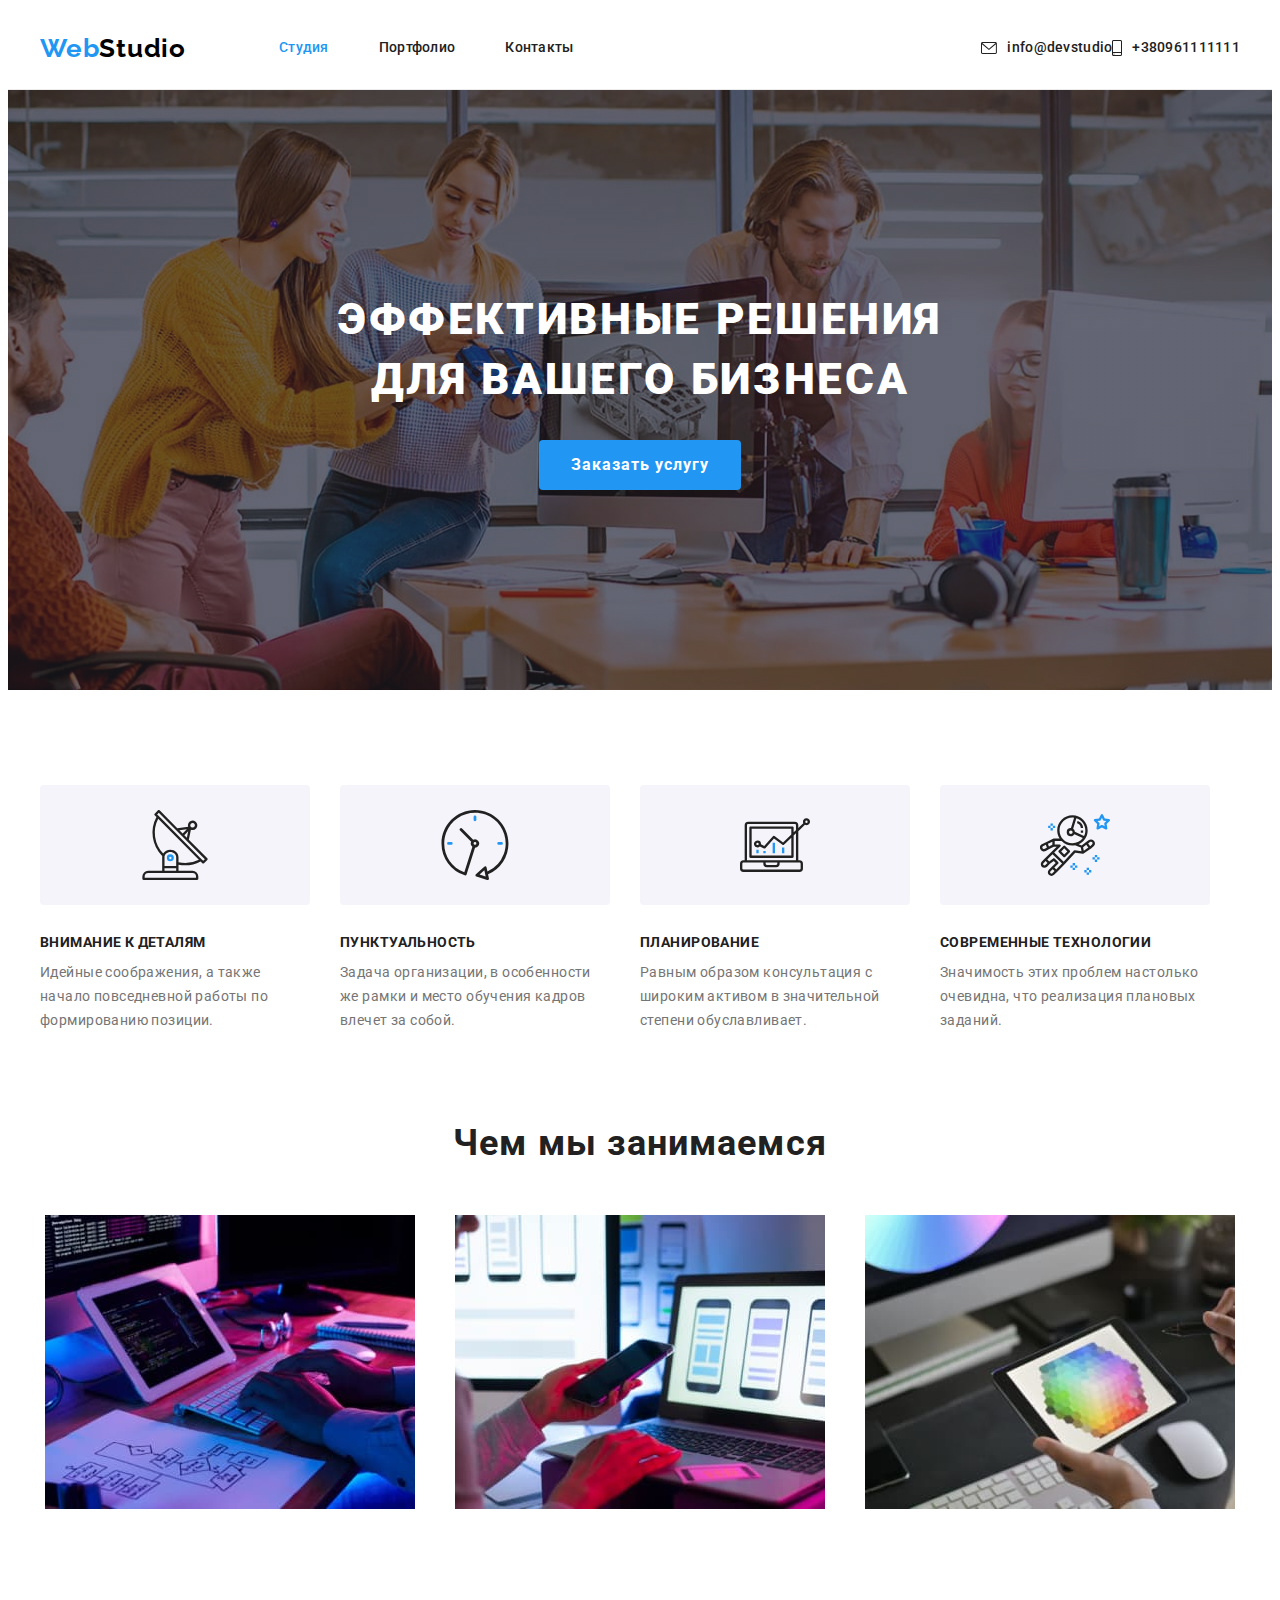
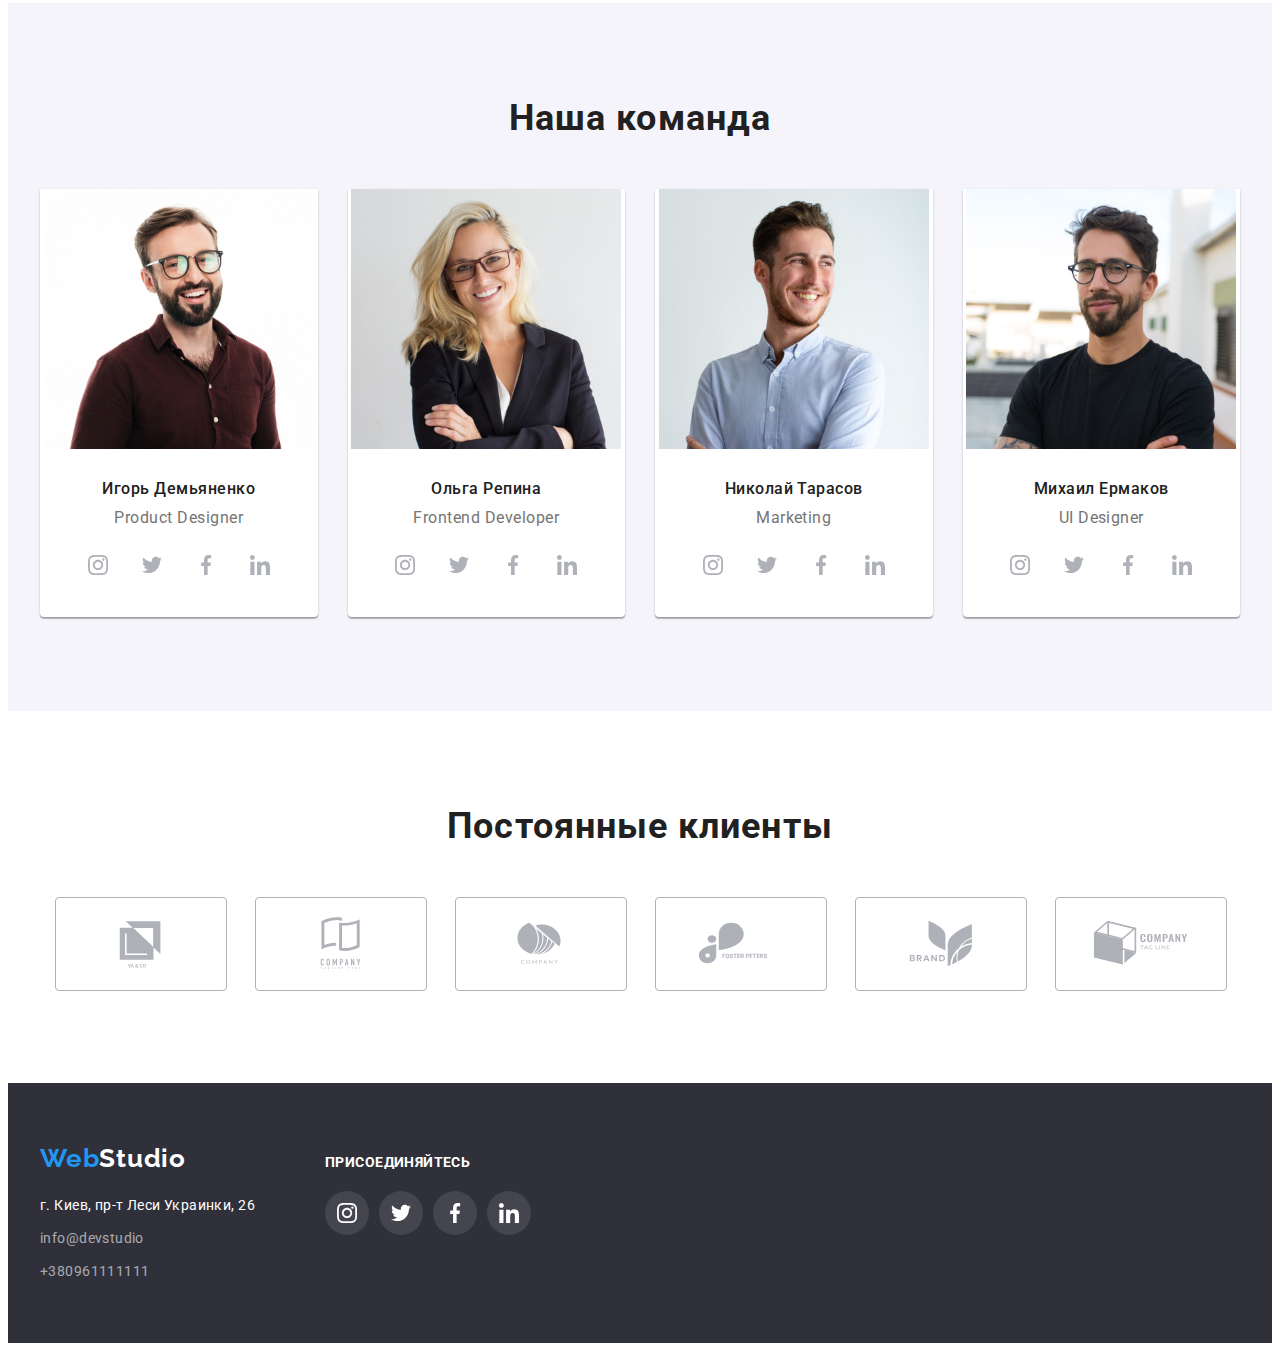
<file: index.html>
<!DOCTYPE html>
<html lang="ru">
  <head>
    <meta charset="UTF-8" />
    <meta http-equiv="X-UA-Compatible" content="IE=edge" />
    <meta name="viewport" content="width=device-width, initial-scale=1.0" />
    <link rel="preconnect" href="https://fonts.googleapis.com" />
    <link rel="preconnect" href="https://fonts.gstatic.com" crossorigin />
    <link
      href="https://fonts.googleapis.com/css2?family=Raleway:wght@700&family=Roboto:wght@400;500;700;900&display=swap"
      rel="stylesheet"
    />
    <title>WebStudio</title>
    <link
      rel="stylesheet"
      href="https://cdnjs.cloudflare.com/ajax/libs/modern-normalize/1.1.0/modern-normalize.min.css"
      integrity="sha512-wpPYUAdjBVSE4KJnH1VR1HeZfpl1ub8YT/NKx4PuQ5NmX2tKuGu6U/JRp5y+Y8XG2tV+wKQpNHVUX03MfMFn9Q=="
      crossorigin="anonymous"
      referrerpolicy="no-referrer"
    />
    <link rel="stylesheet" href="./css/styles.css" />
  </head>
  <body>
    <!----------------------header-->
    <header class="header">
      <div class="container">
        <a class="header-logo link logo" href="/" lang="en"
          ><span class="color-logo">Web</span>Studio</a
        >
        <nav class="header-nav">
          <ul class="header-list list">
            <li class="header-item">
              <a href="" class="header-link link current">Студия</a>
            </li>
            <li class="header-item">
              <a href="./portfolio.html" class="header-link link">Портфолио</a>
            </li>
            <li class="header-item">
              <a href="" class="header-link link">Контакты</a>
            </li>
          </ul>
        </nav>

        <ul class="header-contacts list">
          <li class="header-contacts-link">
            <a
              href="mailto:info@devstudio"
              class="header-contacts-email header-link link"
            >
              <svg class="header-icons" width="16" height="12">
                <use href="./images/icons.svg#icon-tel"></use>
              </svg>
              info@devstudio</a
            >
          </li>
          <li class="header-contacts-link">
            <a
              href="tel:+380961111111"
              class="header-contacts-tel header-link link"
            >
              <svg class="header-icons" width="10" height="16">
                <use href="./images/icons.svg#icon-smartphone"></use>
              </svg>
              +380961111111</a
            >
          </li>
        </ul>
      </div>
    </header>

    <!---------------------------------main-->
    <main>
      <!-------------------------------hero-->
      <section class="hero">
        <div class="container">
          <h1 class="hero-title">Эффективные решения для вашего бизнеса</h1>
          <button type="button" onclick="" class="hero-btn hero-btn-text">
            Заказать услугу
          </button>
        </div>
      </section>

      <!-------------------------------properties-->
      <section class="properties">
        <div class="container">
          <h2 class="visually-hidden">Особенности</h2>
          <ul class="properties-list list">
            <li class="properties-item">
              <h3 class="properties-title">Внимание к деталям</h3>
              <p class="properties-text text">
                Идейные соображения, а также начало повседневной работы по
                формированию позиции.
              </p>
            </li>

            <li class="properties-item">
              <h3 class="properties-title">Пунктуальность</h3>
              <p class="properties-text text">
                Задача организации, в особенности же рамки и место обучения
                кадров влечет за собой.
              </p>
            </li>

            <li class="properties-item">
              <h3 class="properties-title">Планирование</h3>
              <p class="properties-text text">
                Равным образом консультация с широким активом в значительной
                степени обуславливает.
              </p>
            </li>

            <li class="properties-item">
              <h3 class="properties-title">Современные технологии</h3>
              <p class="properties-text text">
                Значимость этих проблем настолько очевидна, что реализация
                плановых заданий.
              </p>
            </li>
          </ul>
        </div>
      </section>

      <!-----------------------------------work-->
      <section class="work">
        <div class="container">
          <h2 class="work-title title">Чем мы занимаемся</h2>
          <ul class="work-list list">
            <li class="work-item">
              <img
                src="./images/box1.jpg"
                width="370"
                alt="руки печатают на клавиатуре"
              />
            </li>
            <li class="work-item">
              <img
                src="./images/box2.jpg"
                width="370"
                alt="руки, ноутбук, в одной руке телефон"
              />
            </li>
            <li class="work-item">
              <img
                src="./images/box3.jpg"
                width="370"
                alt="в руках девушки планшет, на планшете отображается цветовая схема"
              />
            </li>
          </ul>
        </div>
      </section>

      <!---------------------------------------our team-->
      <section class="team">
        <div class="container">
          <h2 class="our-team-title title">Наша команда</h2>
          <ul class="team-list list">
            <li class="team-item">
              <img
                src="./images/img-3.jpg"
                width="270"
                alt="фото Игорь Демьяненко"
              />
              <div class="team-title-text">
                <h3 class="team-title">Игорь Демьяненко</h3>
                <p lang="en" class="team-text">Product Designer</p>
                <ul class="team-social-list list">
                  <li class="team-social-item">
                    <a href="" class="team-social-link link">
                      <svg class="team-social-icon" width="20" height="20">
                        <use href="./images/icons.svg#icon-instagram"></use>
                      </svg>
                    </a>
                  </li>
                  <li class="team-social-item">
                    <a href="" class="team-social-link link">
                      <svg class="team-social-icon" width="20" height="20">
                        <use href="./images/icons.svg#icon-twitter"></use>
                      </svg>
                    </a>
                  </li>
                  <li class="team-social-item">
                    <a href="" class="team-social-link link">
                      <svg class="team-social-icon" width="20" height="20">
                        <use href="./images/icons.svg#icon-facebook"></use>
                      </svg>
                    </a>
                  </li>
                  <li class="team-social-item">
                    <a href="" class="team-social-link link">
                      <svg class="team-social-icon" width="20" height="20">
                        <use href="./images/icons.svg#icon-linkedin"></use>
                      </svg>
                    </a>
                  </li>
                </ul>
              </div>
            </li>

            <li class="team-item">
              <img
                src="./images/img-2(1).jpg"
                width="270"
                alt="фото Ольга Репина"
              />
              <div class="team-title-text">
                <h3 class="team-title">Ольга Репина</h3>
                <p lang="en" class="team-text">Frontend Developer</p>
                <ul class="team-social-list list">
                  <li class="team-social-item">
                    <a href="" class="team-social-link link">
                      <svg class="team-social-icon" width="20" height="20">
                        <use href="./images/icons.svg#icon-instagram"></use>
                      </svg>
                    </a>
                  </li>
                  <li class="team-social-item">
                    <a href="" class="team-social-link link">
                      <svg class="team-social-icon" width="20" height="20">
                        <use href="./images/icons.svg#icon-twitter"></use>
                      </svg>
                    </a>
                  </li>
                  <li class="team-social-item">
                    <a href="" class="team-social-link link">
                      <svg class="team-social-icon" width="20" height="20">
                        <use href="./images/icons.svg#icon-facebook"></use>
                      </svg>
                    </a>
                  </li>
                  <li class="team-social-item">
                    <a href="" class="team-social-link link">
                      <svg class="team-social-icon" width="20" height="20">
                        <use href="./images/icons.svg#icon-linkedin"></use>
                      </svg>
                    </a>
                  </li>
                </ul>
              </div>
            </li>

            <li class="team-item">
              <img
                src="./images/img-1(1).jpg"
                width="270"
                alt="фото Николай Тарасов"
              />
              <div class="team-title-text">
                <h3 class="team-title">Николай Тарасов</h3>
                <p lang="en" class="team-text">Marketing</p>
                <ul class="team-social-list list">
                  <li class="team-social-item">
                    <a href="" class="team-social-link link">
                      <svg class="team-social-icon" width="20" height="20">
                        <use href="./images/icons.svg#icon-instagram"></use>
                      </svg>
                    </a>
                  </li>
                  <li class="team-social-item">
                    <a href="" class="team-social-link link">
                      <svg class="team-social-icon" width="20" height="20">
                        <use href="./images/icons.svg#icon-twitter"></use>
                      </svg>
                    </a>
                  </li>
                  <li class="team-social-item">
                    <a href="" class="team-social-link link">
                      <svg class="team-social-icon" width="20" height="20">
                        <use href="./images/icons.svg#icon-facebook"></use>
                      </svg>
                    </a>
                  </li>
                  <li class="team-social-item">
                    <a href="" class="team-social-link link">
                      <svg class="team-social-icon" width="20" height="20">
                        <use href="./images/icons.svg#icon-linkedin"></use>
                      </svg>
                    </a>
                  </li>
                </ul>
              </div>
            </li>

            <li class="team-item">
              <img
                src="./images/img(1).jpg"
                width="270"
                alt="фото Михаил Ермаков"
              />
              <div class="team-title-text">
                <h3 class="team-title">Михаил Ермаков</h3>
                <p lang="en" class="team-text">UI Designer</p>
                <ul class="team-social-list list">
                  <li class="team-social-item">
                    <a href="" class="team-social-link link">
                      <svg class="team-social-icon" width="20" height="20">
                        <use href="./images/icons.svg#icon-instagram"></use>
                      </svg>
                    </a>
                  </li>
                  <li class="team-social-item">
                    <a href="" class="team-social-link link">
                      <svg class="team-social-icon" width="20" height="20">
                        <use href="./images/icons.svg#icon-twitter"></use>
                      </svg>
                    </a>
                  </li>
                  <li class="team-social-item">
                    <a href="" class="team-social-link link">
                      <svg class="team-social-icon" width="20" height="20">
                        <use href="./images/icons.svg#icon-facebook"></use>
                      </svg>
                    </a>
                  </li>
                  <li class="team-social-item">
                    <a href="" class="team-social-link link">
                      <svg class="team-social-icon" width="20" height="20">
                        <use href="./images/icons.svg#icon-linkedin"></use>
                      </svg>
                    </a>
                  </li>
                </ul>
              </div>
            </li>
          </ul>
        </div>
      </section>

      <!-------------------------------------------------------- clients -->
      <section class="clients">
        <div class="container">
          <h2 class="clients-title">Постоянные клиенты</h2>
          <ul class="clients-list list">
            <li class="clients-item">
              <a href="" class="clients-link link"
                ><svg class="clients-icon" width="106" height="60">
                  <use href="./images/icons.svg#icon-Logo1"></use>
                </svg>
              </a>
            </li>
            <li class="clients-item">
              <a href="" class="clients-link link"
                ><svg class="clients-icon" width="106" height="60">
                  <use href="./images/icons.svg#icon-Logo2"></use>
                </svg>
              </a>
            </li>
            <li class="clients-item">
              <a href="" class="clients-link link"
                ><svg class="clients-icon" width="106" height="60">
                  <use href="./images/icons.svg#icon-Logo3"></use>
                </svg>
              </a>
            </li>
            <li class="clients-item">
              <a href="" class="clients-link link"
                ><svg class="clients-icon" width="106" height="60">
                  <use href="./images/icons.svg#icon-Logo4"></use>
                </svg>
              </a>
            </li>
            <li class="clients-item">
              <a href="" class="clients-link link"
                ><svg class="clients-icon" width="106" height="60">
                  <use href="./images/icons.svg#icon-Logo5"></use>
                </svg>
              </a>
            </li>
            <li class="clients-item">
              <a href="" class="clients-link link"
                ><svg class="clients-icon" width="106" height="60">
                  <use href="./images/icons.svg#icon-Logo6"></use>
                </svg>
              </a>
            </li>
          </ul>
        </div>
      </section>
    </main>

    <!-----------------------------------------footer-->
    <footer class="footer">
      <div class="container">
        <div class="footer-contacts">
          <a class="footer-logo link logo" href="/" lang="en"
            ><span class="color-logo">Web</span>Studio</a
          >
          <address class="footer-address text">
            <p class="footer-address-text">г. Киев, пр-т Леси Украинки, 26</p>
            <ul class="footer-address-list list">
              <li class="footer-address-item">
                <a
                  href="mailto:info@devstudio"
                  class="footer-address-email link"
                  >info@devstudio</a
                >
              </li>
              <li class="footer-address-item">
                <a href="tel:+380961111111" class="footer-address-tel link"
                  >+380961111111</a
                >
              </li>
            </ul>
          </address>
        </div>
        <div class="footer-icons">
          <h2 class="footer-text">Присоединяйтесь</h2>
          <ul class="footer-social-list list">
            <li class="footer-social-item">
              <a href="" class="footer-social-link link">
                <svg class="footer-social-icon" width="20" height="20">
                  <use href="./images/icons.svg#icon-instagram"></use>
                </svg>
              </a>
            </li>
            <li class="footer-social-item">
              <a href="" class="footer-social-link link">
                <svg class="footer-social-icon" width="20" height="20">
                  <use href="./images/icons.svg#icon-twitter"></use>
                </svg>
              </a>
            </li>
            <li class="footer-social-item">
              <a href="" class="footer-social-link link">
                <svg class="footer-social-icon" width="20" height="20">
                  <use href="./images/icons.svg#icon-facebook"></use>
                </svg>
              </a>
            </li>
            <li class="footer-social-item">
              <a href="" class="footer-social-link link">
                <svg class="footer-social-icon" width="20" height="20">
                  <use href="./images/icons.svg#icon-linkedin"></use>
                </svg>
              </a>
            </li>
          </ul>
        </div>
      </div>
    </footer>
  </body>
</html>
</file>
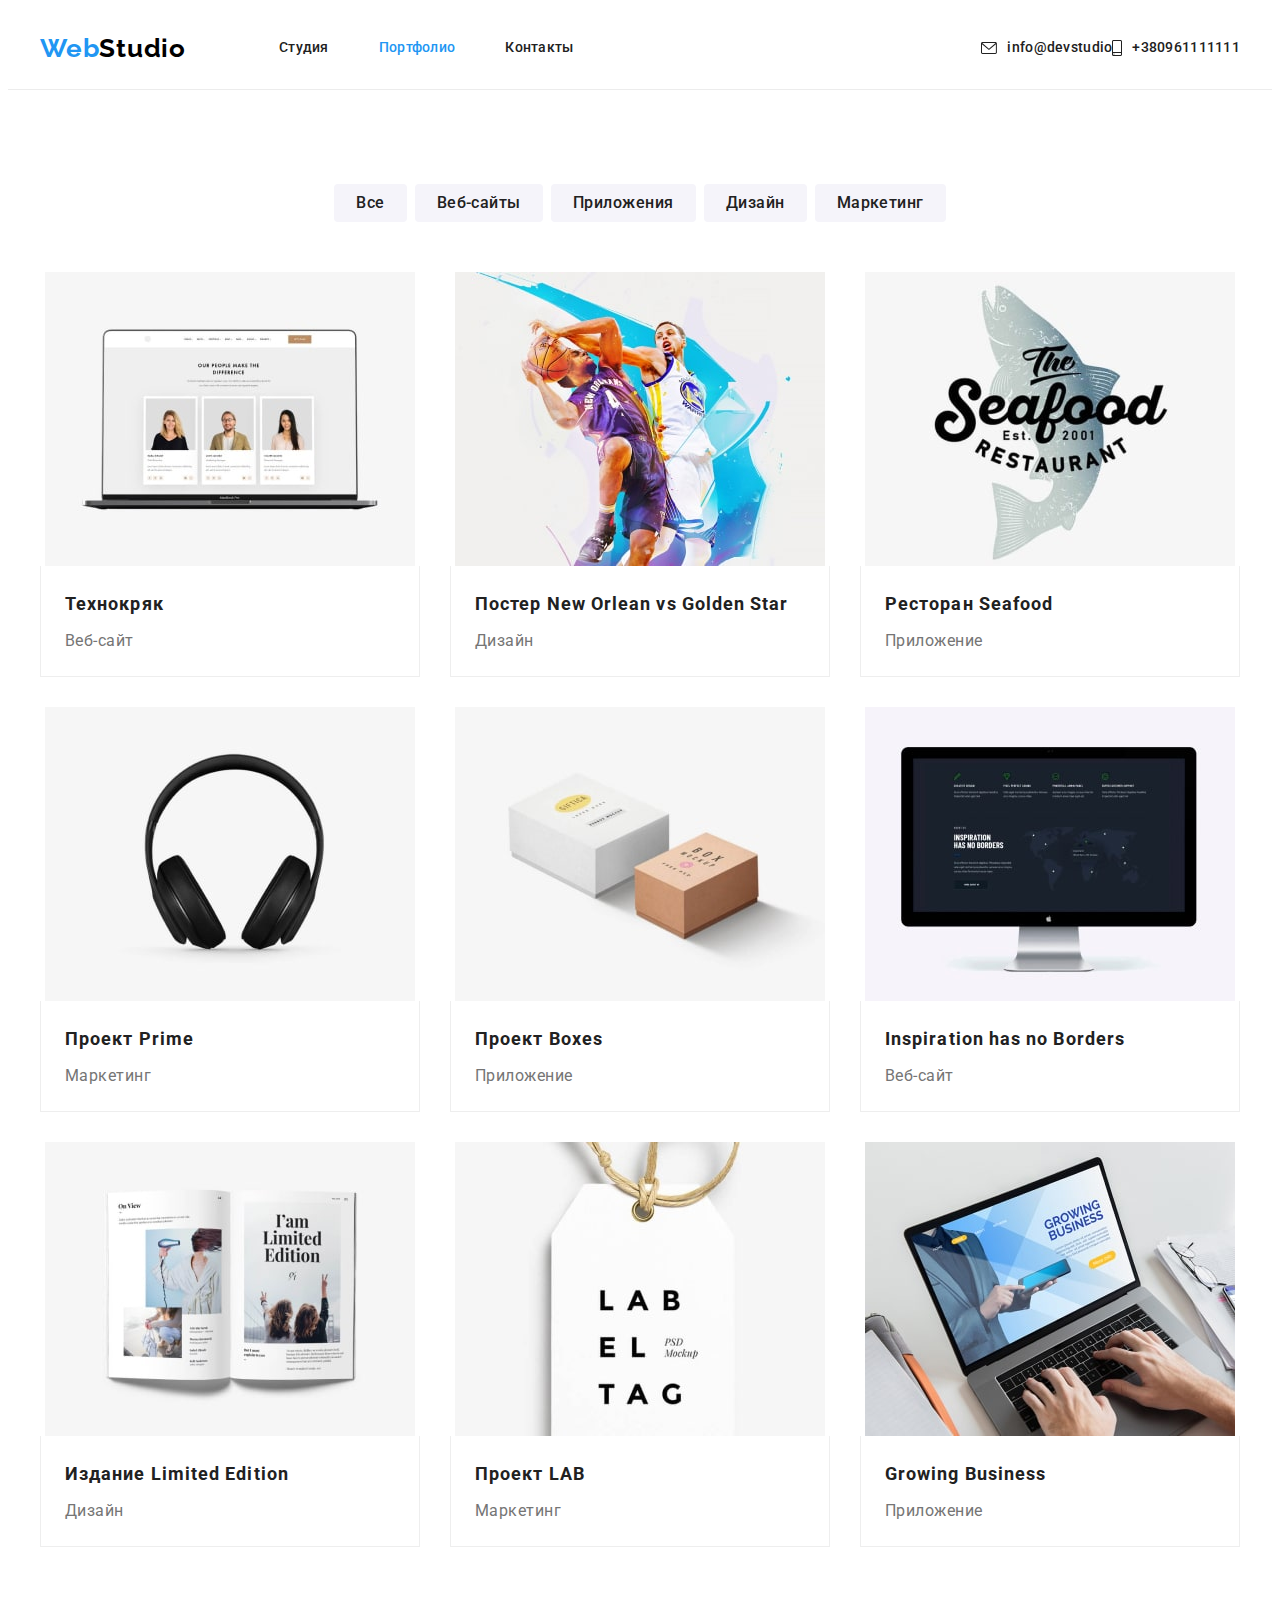
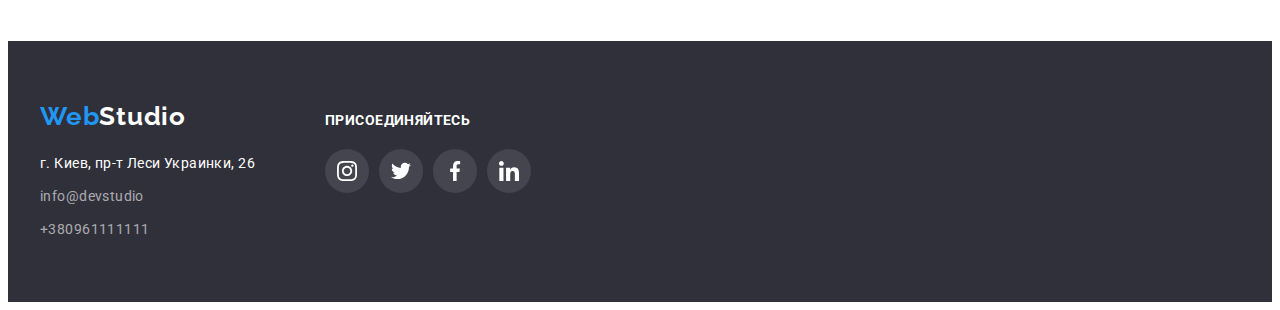
<file: portfolio.html>
<!DOCTYPE html>
<html lang="ru">
  <head>
    <meta charset="UTF-8" />
    <meta http-equiv="X-UA-Compatible" content="IE=edge" />
    <meta name="viewport" content="width=device-width, initial-scale=1.0" />
    <link rel="preconnect" href="https://fonts.googleapis.com" />
    <link rel="preconnect" href="https://fonts.gstatic.com" crossorigin />
    <link
      href="https://fonts.googleapis.com/css2?family=Raleway:wght@700&family=Roboto:wght@400;500;700;900&display=swap"
      rel="stylesheet"
    />
    <title>WebStudio</title>
    <link
      rel="stylesheet"
      href="https://cdnjs.cloudflare.com/ajax/libs/modern-normalize/1.1.0/modern-normalize.min.css"
      integrity="sha512-wpPYUAdjBVSE4KJnH1VR1HeZfpl1ub8YT/NKx4PuQ5NmX2tKuGu6U/JRp5y+Y8XG2tV+wKQpNHVUX03MfMFn9Q=="
      crossorigin="anonymous"
      referrerpolicy="no-referrer"
    />
    <link rel="stylesheet" href="./css/styles.css" />
  </head>
  <body>
    <!--header-->
    <header class="header">
      <div class="container">
        <a class="header-logo link logo" href="/" lang="en"
          ><span class="color-logo">Web</span>Studio</a
        >
        <nav class="header-nav">
          <ul class="header-list list">
            <li class="header-item">
              <a href="./index.html" class="header-link link">Студия</a>
            </li>
            <li class="header-item">
              <a href="" class="header-link link current">Портфолио</a>
            </li>
            <li class="header-item">
              <a href="" class="header-link link">Контакты</a>
            </li>
          </ul>
        </nav>
        <ul class="header-contacts list">
          <li class="header-contacts-link">
            <a
              href="mailto:info@devstudio"
              class="header-contacts-email header-link link"
            >
              <svg class="header-icons" width="16" height="12">
                <use href="./images/icons.svg#icon-tel"></use>
              </svg>
              info@devstudio</a
            >
          </li>
          <li class="header-contacts-link">
            <a
              href="tel:+380961111111"
              class="header-contacts-tel header-link link"
            >
              <svg class="header-icons" width="10" height="16">
                <use href="./images/icons.svg#icon-smartphone"></use>
              </svg>
              +380961111111</a
            >
          </li>
        </ul>
      </div>
    </header>
    <main>
      <!-- --------------------------------------Portfolio -->
      <section class="portfolio">
        <h1 class="visually-hidden">Портфолио</h1>
        <!----------------------------------------- filter -->

        <div class="container">
          <h2 class="visually-hidden">Фильтры</h2>
          <ul class="filter-list list">
            <li class="filter-item">
              <button type="button" class="filter-btn">Все</button>
            </li>
            <li class="filter-item">
              <button type="button" class="filter-btn">Веб-сайты</button>
            </li>
            <li class="filter-item">
              <button type="button" class="filter-btn">Приложения</button>
            </li>
            <li class="filter-item">
              <button type="button" class="filter-btn">Дизайн</button>
            </li>
            <li class="filter-item">
              <button type="button" class="filter-btn">Маркетинг</button>
            </li>
          </ul>

          <!--------------------------------------- projects -->

          <h2 class="visually-hidden">Наши проекты</h2>
          <ul class="projects-list list">
            <li class="projects-item">
              <a class="projects-link link" href=""
                ><img
                  src="./images/img-min.jpg"
                  width="370"
                  alt="Ноутбук с сайтом технокряк на экране"
                />
                <div class="projects-title-text">
                  <h3 class="projects-title">Технокряк</h3>
                  <p class="projects-text">Веб-сайт</p>
                </div></a
              >
            </li>
            <li class="projects-item">
              <a class="projects-link link" href=""
                ><img
                  src="./images/img(1)-min.jpg"
                  width="370"
                  alt="два парня играют в баскетбол"
                />
                <div class="projects-title-text">
                  <h3 class="projects-title">
                    Постер <span lang="en"> New Orlean vs Golden Star</span>
                  </h3>
                  <p class="projects-text">Дизайн</p>
                </div>
              </a>
            </li>
            <li class="projects-item">
              <a class="projects-link link" href=""
                ><img
                  src="./images/img(2)-min.jpg"
                  width="370"
                  alt="логотип ресторана"
                />
                <div class="projects-title-text">
                  <h3 class="projects-title">
                    Ресторан <span lang="en">Seafood</span>
                  </h3>
                  <p class="projects-text">Приложение</p>
                </div>
              </a>
            </li>
            <li class="projects-item">
              <a class="projects-link link" href=""
                ><img
                  src="./images/img(3)-min.jpg"
                  width="370"
                  alt="Наушники"
                />
                <div class="projects-title-text">
                  <h3 class="projects-title">
                    Проект <span lang="en">Prime</span>
                  </h3>
                  <p class="projects-text">Маркетинг</p>
                </div>
              </a>
            </li>
            <li class="projects-item">
              <a class="projects-link link" href=""
                ><img
                  src="./images/img(4)-min.jpg"
                  width="370"
                  alt="две коробки. одна белая, другая деревянная"
                />
                <div class="projects-title-text">
                  <h3 class="projects-title">
                    Проект <span lang="en">Boxes</span>
                  </h3>
                  <p class="projects-text">Приложение</p>
                </div>
              </a>
            </li>
            <li class="projects-item">
              <a class="projects-link link" href=""
                ><img
                  src="./images/img(5)-min.jpg"
                  width="370"
                  alt="Монитор с главной страницей веб-сайта"
                />
                <div class="projects-title-text">
                  <h3 class="projects-title">
                    <span lang="en">Inspiration has no Borders</span>
                  </h3>
                  <p class="projects-text">Веб-сайт</p>
                </div>
              </a>
            </li>
            <li class="projects-item">
              <a class="projects-link link" href=""
                ><img
                  src="./images/img(6)-min.jpg"
                  width="370"
                  alt="Открытый журнал"
                />
                <div class="projects-title-text">
                  <h3 class="projects-title">
                    Издание <span lang="en">Limited Edition</span>
                  </h3>
                  <p class="projects-text">Дизайн</p>
                </div>
              </a>
            </li>
            <li class="projects-item">
              <a class="projects-link link" href=""
                ><img
                  src="./images/img(7)-min.jpg"
                  width="370"
                  alt="Логотип на ярлыке"
                />
                <div class="projects-title-text">
                  <h3 class="projects-title">
                    Проект <span lang="en">LAB</span>
                  </h3>
                  <p class="projects-text">Маркетинг</p>
                </div>
              </a>
            </li>
            <li class="projects-item">
              <a class="projects-link link" href=""
                ><img
                  src="./images/img(8)-min.jpg"
                  width="370"
                  alt="две руки на клавиатуре ноутбука"
                />
                <div class="projects-title-text">
                  <h3 class="projects-title">
                    <span lang="en">Growing Business</span>
                  </h3>
                  <p class="projects-text">Приложение</p>
                </div>
              </a>
            </li>
          </ul>
        </div>
      </section>
    </main>

    <!--footer-->
    <footer class="footer">
      <div class="container">
        <div class="footer-contacts">
          <a class="footer-logo link logo" href="/" lang="en"
            ><span class="color-logo">Web</span>Studio</a
          >
          <address class="footer-address text">
            <p class="footer-address-text">г. Киев, пр-т Леси Украинки, 26</p>
            <ul class="footer-address-list list">
              <li class="footer-address-item">
                <a
                  href="mailto:info@devstudio"
                  class="footer-address-email link"
                  >info@devstudio</a
                >
              </li>
              <li class="footer-address-item">
                <a href="tel:+380961111111" class="footer-address-tel link"
                  >+380961111111</a
                >
              </li>
            </ul>
          </address>
        </div>
        <div class="footer-icons">
          <h2 class="footer-text">Присоединяйтесь</h2>
          <ul class="footer-social-list list">
            <li class="footer-social-item">
              <a href="" class="footer-social-link link">
                <svg class="footer-social-icon" width="20" height="20">
                  <use href="./images/icons.svg#icon-instagram"></use>
                </svg>
              </a>
            </li>
            <li class="footer-social-item">
              <a href="" class="footer-social-link link">
                <svg class="footer-social-icon" width="20" height="20">
                  <use href="./images/icons.svg#icon-twitter"></use>
                </svg>
              </a>
            </li>
            <li class="footer-social-item">
              <a href="" class="footer-social-link link">
                <svg class="footer-social-icon" width="20" height="20">
                  <use href="./images/icons.svg#icon-facebook"></use>
                </svg>
              </a>
            </li>
            <li class="footer-social-item">
              <a href="" class="footer-social-link link">
                <svg class="footer-social-icon" width="20" height="20">
                  <use href="./images/icons.svg#icon-linkedin"></use>
                </svg>
              </a>
            </li>
          </ul>
        </div>
      </div>
    </footer>
  </body>
</html>
</file>
<file: css/styles.css>
:root {
  --main-text-color: #212121;
  --second-text-color: #757575;
  --third-text-color: #ffffff;
  --accent-text-color: #2196f3;
  --main-background-color: #ffffff;
}

p,
h1,
h2,
h3,
h4,
h5,
h6 {
  margin: 0;
}

ul,
ol {
  margin: 0;
  padding-left: 0;
}

button {
  cursor: pointer;
}

img {
  display: block;
  margin: 0 auto;
}

body {
  font-family: "Roboto", sans-serif;
  background-color: var(--main-background-color);
  color: var(--main-text-color);
}

.container {
  width: 1200px;
  margin: 0 auto;
  padding-left: 15px;
  padding-right: 15px;
  /* outline: 1px solid red; */
}

.list {
  list-style: none;
}

.link {
  text-decoration: none;
}

.logo {
  font-family: "Raleway";
  font-weight: 700;
  font-size: 26px;
  line-height: 1.19;
  letter-spacing: 0.03em;
}

.text {
  font-size: 14px;
  line-height: 1.71;
  letter-spacing: 0.03em;
}

.title {
  font-weight: 700;
  font-size: 36px;
  line-height: 1.17;
  text-align: center;
  letter-spacing: 0.03em;
}

/* --------------------HEADER----------------- */
.header {
  /* background-color: yellowgreen; */
  padding-top: 25px;
  padding-bottom: 25px;
  border-bottom: 1px solid #ececec;
}

.header-logo {
  color: #000000;
  margin-right: 93px;
}

.header .container {
  display: flex;
  align-items: center;
}

.header-list {
  display: flex;
  align-items: center;
}

.header-item:not(:last-child) {
  margin-right: 50px;
}

.color-logo {
  color: #2196f3;
}

.header-list .link.current {
  color: var(--accent-text-color);
}

.header-link {
  display: flex;
  align-items: center;
  font-weight: 500;
  font-size: 14px;
  line-height: 1.14;
  letter-spacing: 0.02em;
  color: var(--main-text-color);
}

.header-contacts {
  display: flex;
  margin-left: auto;
}

.header-contacts-item:not(:last-child) {
  margin-right: 50px;
}

.header-contacts-link {
  color: var(--second-text-color);
}

.header-icons {
  fill: currentColor;
  margin-right: 10px;
}

.header-link:hover,
.header-link:focus {
  color: var(--accent-text-color);
}
.header-contacts-link:hover,
.header-contacts-link:focus {
  fill: var(--accent-text-color);
}

/* --------------------HERO----------------- */
.hero {
  background-color: #2f303a;
  background-image: linear-gradient(
      rgba(47, 48, 58, 0.4),
      rgba(47, 48, 58, 0.4)
    ),
    url(../images/Img.jpg);
  background-repeat: no-repeat;
  background-position: center;
  border-style: cover;
  max-width: 1600px;
  margin: 0 auto;
  padding-top: 200px;
  padding-bottom: 200px;
}

.hero-title {
  font-weight: 900;
  font-size: 44px;
  line-height: 1.36;
  text-align: center;
  letter-spacing: 0.06em;
  text-transform: uppercase;
  width: 696px;
  color: var(--third-text-color);
  margin-left: auto;
  margin-right: auto;
  margin-bottom: 30px;
  /* padding: 200px 250px 30px 250px; */
}

.hero-btn {
  display: block;
  font-family: inherit;
  font-weight: 700;
  font-size: 16px;
  line-height: 1.88;
  letter-spacing: 0.06em;
  color: var(--third-text-color);
  background-color: #2196f3;
  border: none;
  padding: 10px 32px;
  margin: 0 auto;
  border-radius: 4px;
}

.hero-btn:hover,
.hero-btn:focus {
  background-color: #188ce8;
}

/* --------------------PROPERTIES----------------- */

.properties {
  /* background-color: yellow; */
  padding-top: 95px;
  padding-bottom: 45px;
}

.properties-list {
  display: flex;
}

.properties-item {
  max-width: 270px;
}

.properties-item:not(:last-child) {
  margin-right: 30px;
}

.properties-item::before {
  display: block;
  content: "";
  height: 120px;
  background: #f5f4fa;
  background-repeat: no-repeat;
  background-position: center;
  border-radius: 4px;
  margin-bottom: 30px;
}

.properties-item:nth-child(1)::before {
  background-image: url(../images/antenna1.svg);
}

.properties-item:nth-child(2)::before {
  background-image: url(../images/clock2.svg);
}

.properties-item:nth-child(3)::before {
  background-image: url(../images/diagram3.svg);
}

.properties-item:nth-child(4)::before {
  background-image: url(../images/astronaut4.svg);
}

.visually-hidden {
  position: absolute;
  white-space: nowrap;
  width: 1px;
  height: 1px;
  overflow: hidden;
  border: 0;
  padding: 0;
  clip: rect(0 0 0 0);
  clip-path: inset(50%);
  margin: -1px;
}

.properties-title {
  font-weight: 700;
  font-size: 14px;
  line-height: 1.14;
  letter-spacing: 0.03em;
  text-transform: uppercase;
  margin-bottom: 10px;
}

.properties-text {
  color: var(--second-text-color);
}

/* --------------------WORK----------------- */
.work {
  /* background-color: blue; */
  padding-top: 45px;
  padding-bottom: 94px;
}

.work-list {
  display: flex;
  flex-wrap: wrap;
  margin: -15px;
}

.work-item {
  flex-basis: calc(100% / 3 - 30px);
  margin: 15px;
}

.work-title {
  margin-bottom: 50px;
}

/* --------------------OUR TEAM----------------- */
.team {
  background-color: #f5f4fa;
  max-width: 1600px;
  margin: 0 auto;
  padding-top: 94px;
  padding-bottom: 94px;
}

.our-team-title {
  margin-bottom: 50px;
}

.team-item {
  background-color: #ffffff;
}

.team-title-text {
  text-align: center;
  padding-top: 30px;
  padding-bottom: 30px;
}

.team-title {
  font-weight: 500;
  font-size: 16px;
  line-height: 1.19;
  text-align: center;
  letter-spacing: 0.03em;
  margin-bottom: 10px;
}

.team-list {
  display: flex;
  margin-left: -30px;
}

.team-item {
  flex-basis: calc(100% / 4 - 30px);
  margin-left: 30px;
  box-shadow: 0px 1px 3px rgba(0, 0, 0, 0.12), 0px 1px 1px rgba(0, 0, 0, 0.14),
    0px 2px 1px rgba(0, 0, 0, 0.2);
  border-radius: 0px 0px 4px 4px;
}

.team-text {
  line-height: 1.19;
  text-align: center;
  letter-spacing: 0.03em;
  color: var(--second-text-color);
}

.team-social-list {
  display: flex;
  justify-content: center;
  margin-top: 16px;
}

.team-social-item {
  width: 44px;
  height: 44px;
  margin-right: 10px;
}

.team-social-item:last-child {
  margin: 0;
}

.team-social-link {
  width: 100%;
  height: 100%;
  border-radius: 50%;
  display: flex;
  align-items: center;
  justify-content: center;
}

.team-social-icon {
  fill: #afb1b8;
}

.team-social-link:hover,
.team-social-link:focus {
  background-color: #2196f3;
}

.team-social-link:hover .team-social-icon,
.team-social-link:focus .team-social-icon {
  fill: #ffffff;
}

/* --------------------CLIENTS----------------- */
.clients {
  padding-top: 94px;
  padding-bottom: 94px;
}

.clients-title {
  font-size: 36px;
  line-height: calc(42 / 36);
  text-align: center;
  letter-spacing: 0.03em;
  color: var(--main-text-color);
}

.clients-list {
  display: flex;
  justify-content: center;
  margin-top: 50px;
}

.clients-item {
  width: 170px;
  height: 92px;
  margin-right: 30px;
}

.clients-item:last-child {
  margin-right: 0;
}

.clients-link {
  display: flex;
  align-items: center;
  justify-content: center;
  width: 100%;
  height: 100%;
  border: 1px solid #afb1b8;
  border-radius: 4px;
}

.clients-icon {
  fill: #afb1b8;
}

.clients-link:hover .clients-icon,
.clients-link:focus .clients-icon {
  fill: var(--accent-text-color);
}

.clients-link:hover,
.clients-link:focus {
  border-color: var(--accent-text-color);
}

/* --------------------FOOTER----------------- */
.footer {
  background-color: #2f303a;
  max-width: 1600px;
  margin: 0 auto;
  padding-top: 60px;
  padding-bottom: 60px;
}

.footer .container {
  display: flex;
  align-items: baseline;
}

.footer-contacts {
  margin-right: 70px;
}

.footer-logo {
  color: #ffffff;
}

.footer-address {
  font-style: normal;
  margin-top: 20px;
}

.footer-address-text {
  color: var(--third-text-color);
  margin-bottom: 9px;
}

.footer-address-item:not(:last-child) {
  margin-bottom: 9px;
}

.footer-address-email,
.footer-address-tel {
  color: rgba(255, 255, 255, 0.6);
}

.footer-address-email:hover,
.footer-address-tel:hover,
.footer-address-email:focus,
.footer-address-tel:focus {
  color: var(--accent-text-color);
}

/* .footer-icons {
  margin-top: 12px;
} */

.footer-text {
  font-size: 14px;
  line-height: 1.14;
  letter-spacing: 0.03em;
  text-transform: uppercase;
  color: var(--third-text-color);
  margin-bottom: 20px;
}

.footer-social-list {
  display: flex;
}

.footer-social-item {
  width: 44px;
  height: 44px;
  margin-right: 10px;
}

.footer-social-item:last-child {
  margin: 0;
}

.footer-social-link {
  width: 100%;
  height: 100%;
  border-radius: 50%;
  display: flex;
  align-items: center;
  justify-content: center;
  background: rgba(255, 255, 255, 0.1);
  border-radius: 50%;
}

.footer-social-icon {
  fill: #ffffff;
}

.footer-social-link:hover,
.footer-social-link:focus {
  background: #2196f3;
}

/* --------------------PORTFOLIO-------------------- */
.portfolio {
  padding-top: 94px;
  padding-bottom: 94px;
}

/*------------------------------- filter */

.filter-list {
  display: flex;
  justify-content: center;
  margin-bottom: 50px;
}

.filter-btn {
  font-family: inherit;
  font-weight: 500;
  font-size: 16px;
  line-height: 1.62;
  text-align: center;
  letter-spacing: 0.03em;
  color: #212121;
  background-color: #f5f4fa;
  cursor: pointer;
  border: none;
  border-radius: 4px;
  padding: 6px 22px 6px 22px;
}

.filter-item:not(:last-child) {
  margin-right: 8px;
}

.filter-btn:hover,
.filter-btn:focus {
  color: #ffffff;
  background-color: #2196f3;
  box-shadow: 0px 3px 1px rgba(0, 0, 0, 0.1), 0px 1px 2px rgba(0, 0, 0, 0.08),
    0px 2px 2px rgba(0, 0, 0, 0.12);
}

/* ---------------------------------projects */
.projects-list {
  display: flex;
  flex-wrap: wrap;
  margin-left: -30px;
  margin-top: -30px;
}

.projects-list > .projects-item {
  /* outline: 1px dashed blue; */
  flex-basis: calc(100% / 3 - 30px);
  margin-left: 30px;
  margin-top: 30px;
}

.projects-link {
  display: block;
}

.projects-title {
  font-weight: 700;
  font-size: 18px;
  line-height: 2;
  letter-spacing: 0.06em;
  color: var(--main-text-color);
  margin-bottom: 4px;
}

.projects-text {
  line-height: 1.88;
  letter-spacing: 0.03em;
  color: var(--second-text-color);
}

.projects-title-text {
  padding: 20px 24px 20px 24px;
  border-right: 1px solid #eeeeee;
  border-bottom: 1px solid #eeeeee;
  border-left: 1px solid #eeeeee;
}

.projects-link:hover,
.projects-link:focus {
  box-shadow: 0px 3px 1px rgba(0, 0, 0, 0.1), 0px 1px 2px rgba(0, 0, 0, 0.08),
    0px 2px 2px rgba(0, 0, 0, 0.12);
  border-radius: 4px;
}
</file>
